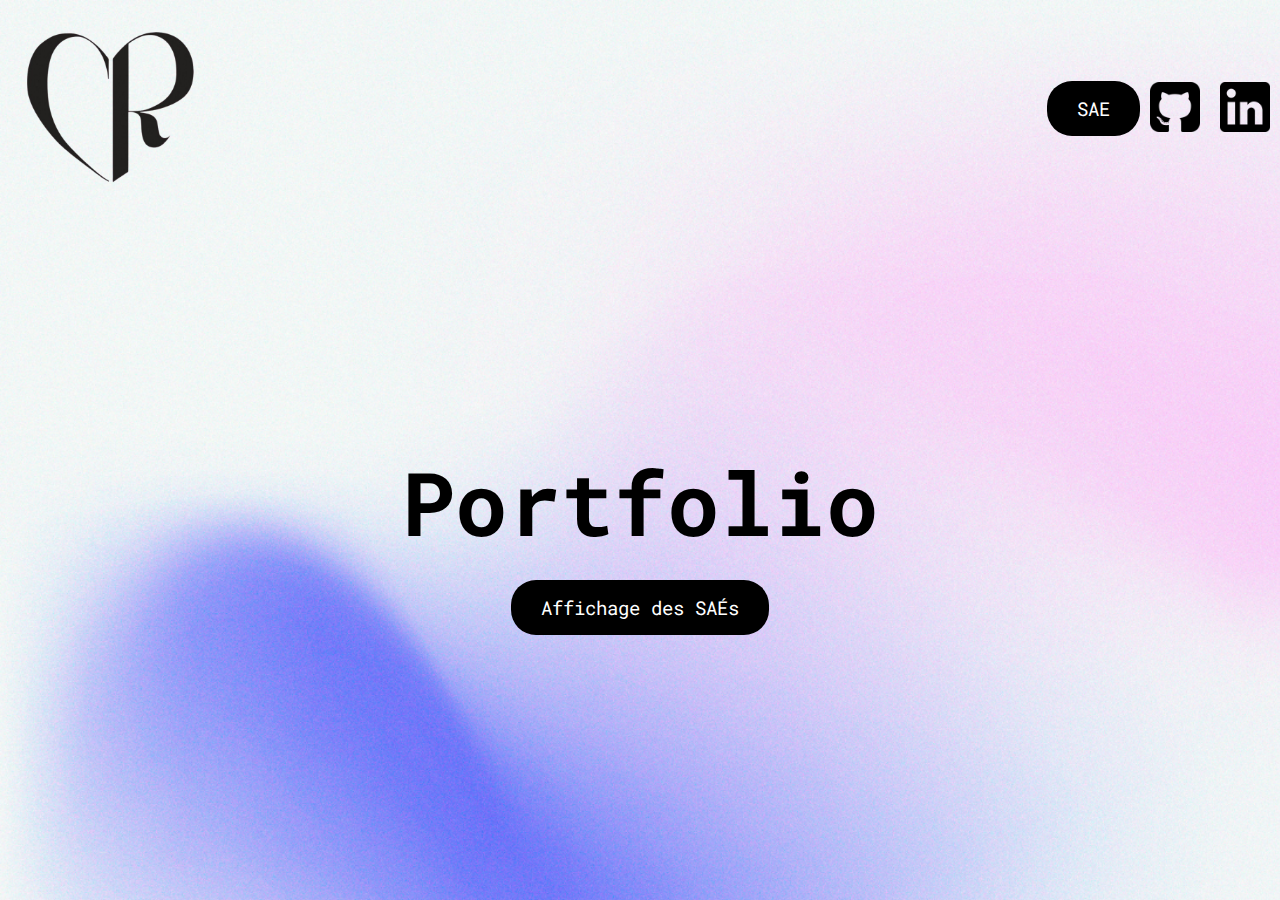
<file: index.html>
<!DOCTYPE html>
<html lang="fr">
<head>
    <meta charset="UTF-8">
    <meta name="viewport" content="width=device-width, initial-scale=1.0">
    <title>Accueil</title>
    <link rel="icon" href="assets/images/logoC.png">

</head>
<body>
    
</body>
</html>
<html lang="en">
    <head>
        <meta charset="UTF-8">
        <meta name="viewport" content="width=device-width, initial-scale=1.0">
        <title>Portfolio</title>
        <link rel="stylesheet" href="css/index.css">
        <link rel="stylesheet" href="css/general_style.css">
        <link rel="preconnect" href="https://fonts.googleapis.com">
        <link rel="preconnect" href="https://fonts.gstatic.com" crossorigin>
        <link href="https://fonts.googleapis.com/css2?family=Roboto+Mono:ital@1&display=swap" rel="stylesheet">
    </head>
    <body> 
     
    <header>
        <img src="assets/images/logoC.png" alt="Logo gauche" class="logo-gauche">
        <div class="header-button-container">
        <a href="acceuilsae.html" class="header-button">SAE</a>
        <a href="https://github.com/CaliRosello" target="_blank"><img src="assets/images/github.png" alt="Logo droit"></a>
        <a href="https://www.linkedin.com/in/cali-rosello-879909294/" target="_blank"><img src="assets/images/logo-linkedin.png" alt="Logo droit"></a>
        </div>

    </header>
    
    <main>
        <div class="presentation-zone">
        <div class="title-container">
            <h1 class="title">Portfolio</h1>
            <a href="acceuilsae.html" class="cta-button">Affichage des SAÉs</a>
        </div>

        </div>
    </main>

    </body>
</file>
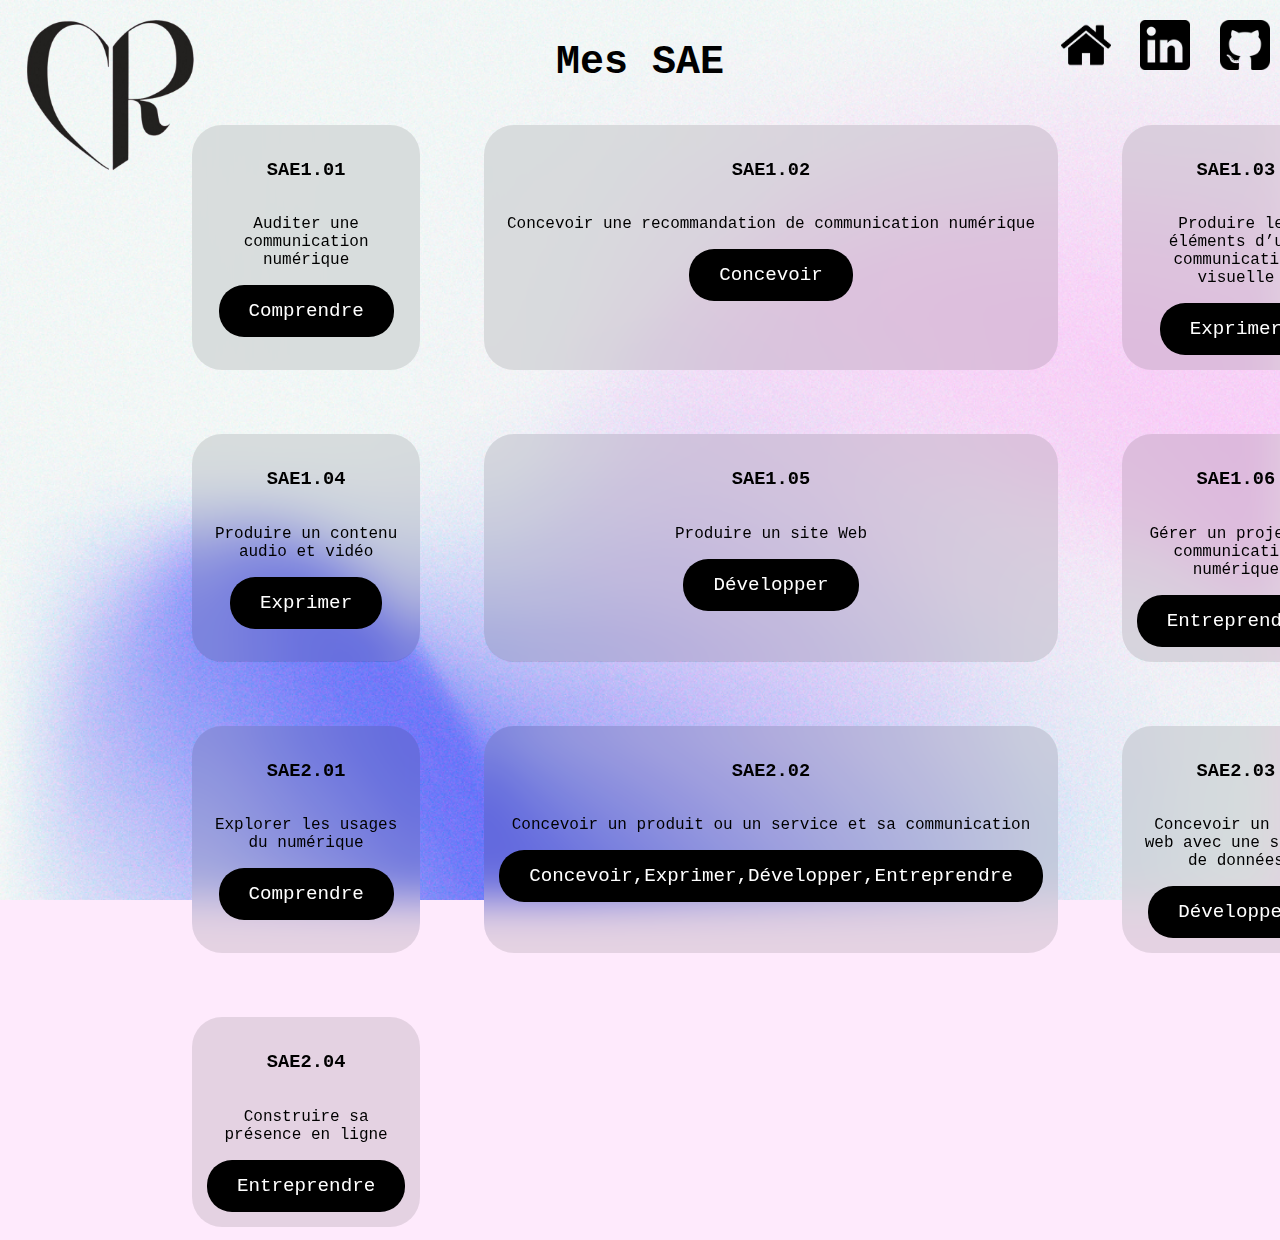
<file: acceuilsae.html>
<!DOCTYPE html>
<html lang="fr">
<head>
    <meta charset="UTF-8">
    <meta name="viewport" content="width=device-width, initial-scale=1.0">
    <title>Liste des SAEs</title>
    <link rel="stylesheet" href="css/sae.css">
    <link rel="stylesheet" href="css/index.css">
    <link rel="icon" href="assets/images/logoC.png">
</head>
<body>

    <header>
        <img src="assets/images/logoC.png" alt="Logo gauche" class="logo-gauche">
        <div>
        <a href="index.html"><img src="assets/images/home.png" alt="Retour à l'accueil"></a>
        <a href="https://www.linkedin.com/in/cali-rosello-879909294/" target="_blank"><img src="assets/images/logo-linkedin.png" alt="Logo droit"></a>
        <a href="https://github.com/CaliRosello" target="_blank"><img src="assets/images/github.png" alt="Logo droit"></a>
        </div>
    </header>

    <h3 class="portfolio-heading">Mes SAE</h3>

    <div class="projects-grid" id="saeContainer">
        <!-- Le contenu sera généré dynamiquement par JavaScript -->
    </div>
    <script src="js/data.js"></script>
    <script src="js/sae_loading.js"></script>

</body>
</html>
</file>
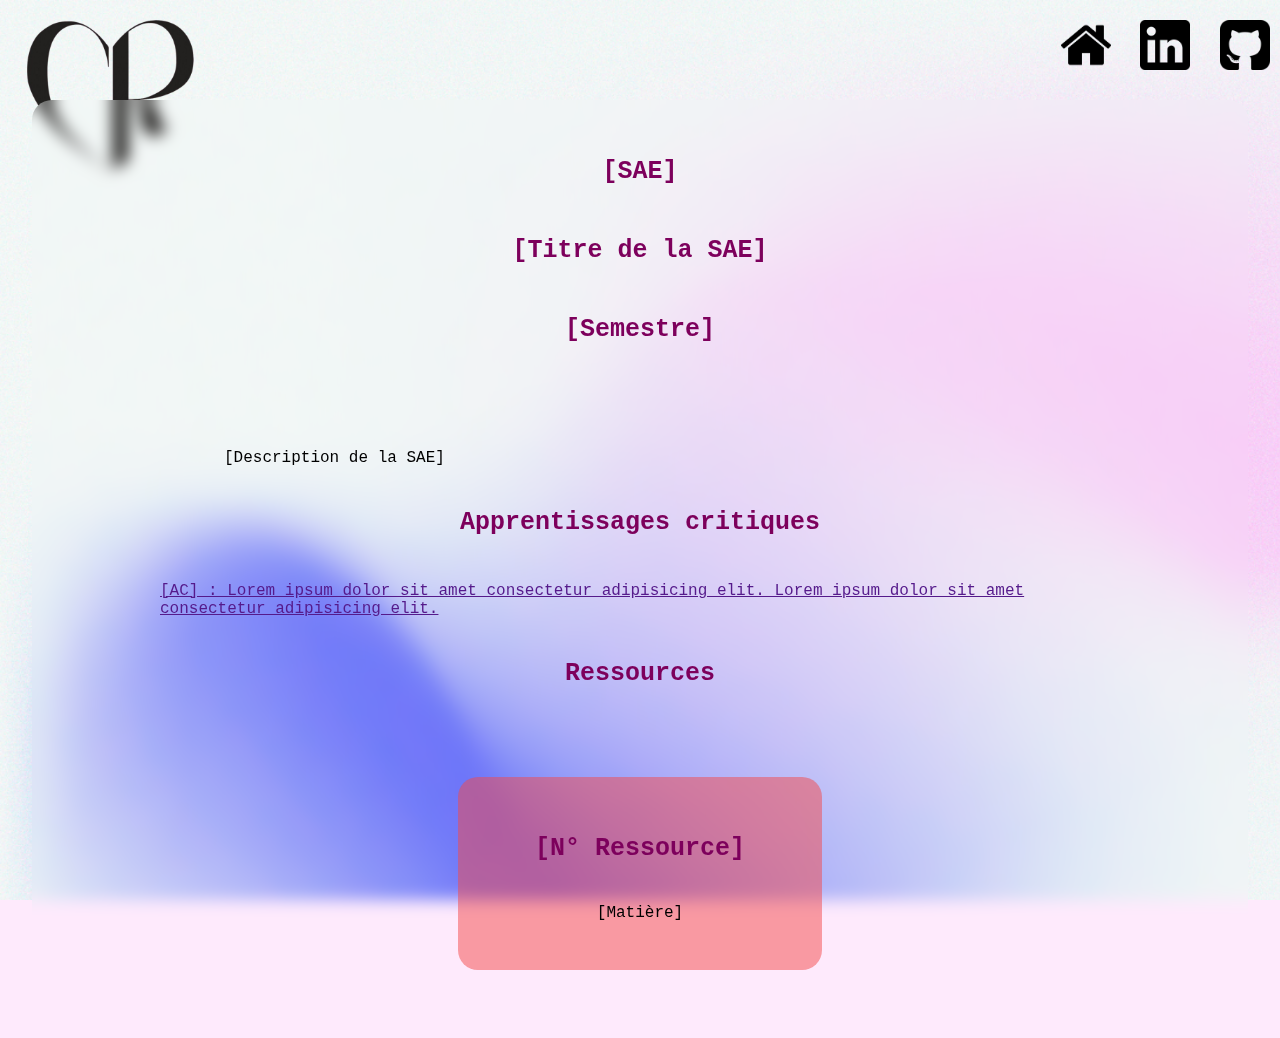
<file: sae_detail.html>
<!DOCTYPE html>
<html lang="fr">
<head>
    <meta charset="UTF-8">
    <meta name="viewport" content="width=device-width, initial-scale=1.0">
    <title>Détails SAE</title>
    <link rel="stylesheet" href="css/sae_detail.css">
    <link rel="stylesheet" href="css/index.css">
    <link rel="icon" href="assets/images/logoC.png">
</head>
<body>
        <header>
        <img src="assets/images/logoC.png" alt="Logo gauche" class="logo-gauche">
        <div>
        <a href="index.html"><img src="assets/images/home.png" alt="Retour à l'accueil"></a>
        <a href="https://www.linkedin.com/in/cali-rosello-879909294/" target="_blank"><img src="assets/images/logo-linkedin.png" alt="Logo droit"></a>
        <a href="https://github.com/CaliRosello" target="_blank"><img src="assets/images/github.png" alt="Logo droit"></a>
        </div>
         </header>

        <main class="showcase-area">
        
            <!-- ----------------
            ------- Titre -------
            ----------------- -->
            
            <div class="sae-header">
                <h3>[SAE]</h3>
                <h3>[Titre de la SAE]</h3>
                <h3>[Semestre]</h3>
            </div>
    
            <!-- ------------------------------------------------
            ------- Zone compétence et description aligné -------
            ------------------------------------------------- -->
    
            <div class="content-container">
                <div class="skills">
                    <!-- Ici je vais mettre les compétences -->
                </div>
                <div class="description">
                    <p>
                        [Description de la SAE]
                    </p>
                </div>
            </div>
    
            <div class="title">
                <h3>Apprentissages critiques</h3>
            </div>
    
            <!-- ---------------------------------
            ------- Apprentissage critique -------
            ---------------------------------- -->
    
            <div class="AC">
                <p><a href="">[AC] : Lorem ipsum dolor sit amet consectetur adipisicing elit. Lorem ipsum dolor sit amet
                        consectetur adipisicing elit.</a></p>
            </div>
    
            <div class="title">
                <h3>Ressources</h3>
            </div>
    
            <!-- Zone des ressources -->
    
            <div class="resource-container">
                <!-- Ici je vais mettre les ressources -->
                <div class="resource-card">
                    <h3>[N° Ressource]</h3>
                    <p>[Matière]</p>
                </div>
            </div>
        </main>
    <script src="js/data.js"></script>
    <script src="js/sae_detail_loading.js"></script>
</body>
</html>
</file>
<file: css/index.css>
body {
    margin: 0;
    padding: 0;
    background-image: url('../assets/images/fond.png'); 
    background-color: #FEEAFC;
    background-size: cover;
    background-attachment: fixed;
    font-family: "Roboto Mono", monospace;
    display: flex;
    flex-direction: column;
    align-items: center;
    min-height: 100vh;
}

header {
    width: 100%;
    position: absolute;
    top: 0;
    display: flex;
    justify-content: space-between;
    padding: 20px;
}

header img {
    margin-right: 10px;
    margin-left: 10px;
    width: 50px; 
    height: auto;
}

.header-button {
    background-color: black;
    color: white;
    padding: 15px 30px;
    font-size: 1.2em;
    border: none;
    border-radius: 25px;
    cursor: pointer;
    text-decoration: none;
    display: inline-block;
    
}

.header-button-container {
    display: flex;
    justify-content: center;
    align-items: center;
}

.title-container {
    text-align: center;
    display: flex;
    flex-direction: column;
    align-items: center;
}

.title {
    text-align: center;
    font-family: "Roboto Mono", monospace;
    color: black;
    font-size: 5.5em;
    margin-bottom: 20px;
}

.button-container {
    margin-top: 20px;
}

.cta-button {
    background-color: black;
    color: white;
    padding: 15px 30px;
    font-size: 1.2em;
    border: none;
    border-radius: 25px;
    cursor: pointer;
    text-decoration: none;
    display: inline-block;
}

.cta-button:hover {
    background-color: #f5b0ea;
}

.presentation {
    max-width: 800px;
    margin: 2rem auto;
    padding: 0 20px;
    text-align: center;
    line-height: 1.6;
}

.presentation p {
    font-size: 1.1rem;
    color: #333;
}

.presentation-zone {
    display: flex;
    flex-direction: column;
    align-items: center;
    margin-top: 150px;
    flex: 1;
    justify-content: center;
    align-items: center;
    min-height: 80vh;
}

.logo-gauche {
    width: 200px;

}

footer {
    width: 100%;
    margin-top: auto;
}
</file>
<file: css/general_style.css>
/* ------------- */
/* Style général */
/* ------------- */


* {
    transition: 0.3s;
}

img {
    width: 100%;
}

h1,
h2,
h3 {
    font-family: Audiowide;
    color: #99ccf1;
}

p {
    font-family: antic;
    font-size: 30px;
    color: #e83fbb;
}

a {
    text-decoration: none;
    color: #ff59f9;
}

a:hover {
    color: #ff00ff;
}

html {
    scroll-behavior: smooth;
}

/* classe pour les couleurs de span */

.magenta {
    color: #FB12FF;
}

.pink {
    color: #FD7CFF;
}

.purple {
    color: #9A47FF;
}

/* --------------------
----Style du header----
-------------------- */

header {
    padding: 32px 0px;
    display: flex;
    align-items: center;
    gap: 64px;
}

.logo-header {
    width: 6%;
    margin-left: 5%;
}

.name-header {
    font-size: 40px;
}

.link-to-left {
    margin-left: auto;
}

.link-margin {
    margin-right: 5%;
}

.link-header {
    font-size: 16px;
}

.link-header>h2:hover {
    color: magenta;
}

/* --------------------
----Style du footer----
-------------------- */

footer {
    display: grid;
    grid-template-columns: 1fr 1fr 1fr;
    width: 100%;
    
    
}

.copyright {
    display: flex;
    flex-direction: column;
    align-items: center;
    justify-content: flex-end;
    text-align: center;
}

.copyright>p {
    margin: 0px;
    font-size: 16px;
    
}

.footer-right {
    display: flex;
    gap: 33px;
    justify-content: flex-end;
    align-items: flex-end;
    margin-right: 32px;
}

.logo-footer {
    width: 15%;
    display: flex;
    align-items: center;
}

.footer-link {
    display: flex;
    flex-direction: column;
    gap: 32px;
}

.footer-link>a {
    color: #f761bb;
    font-family: Antic;
}

.footer-link>a:hover {
    color: #ff00ff;
}

.git-logo {
    width: 32px;
}

.link-social-media {
    display: flex;
    gap: 16px;
}

.footer-left>p {
    font-size: 16px;
    margin-top: 0px;
    margin-bottom: 8px;
}

.footer-left {
    display: flex;
    flex-direction: column;
    justify-content: flex-end;
    margin-left: 32px;
}

.footer-zone {
    margin-bottom: 32px;
    margin-top: 128px;
}
</file>
<file: css/sae.css>
/* Position du gros titre au centre */

.portfolio-heading {
    font-size: 40px;
    display: flex;
    justify-content: center;

}




/* Style de la div contenant toute les div sae*/

.projects-grid {
    display: grid;
    grid-template-columns: repeat(3, 1fr);
    gap: 64px;
    width: 70%;
    margin: 0 auto;

}


/* Div pour la couleur de fond des sae car sinon bug de stretch */

.project-card {
    background: rgb(0, 0, 0, 0.1);
    border-radius: 30px;
    backdrop-filter: blur(20px);
}


/* Style contenu des div sae */

.project-content {
    display: flex;
    flex-direction: column;
    align-items: center;
    flex: 1;
    padding: 15px;
}

.project-content > p {
    text-align: center;
}

.project-card:hover {
    transform: scale(1.1);
}

.skills-tag {
    background-color: black;
    color: white;
    padding: 15px 30px;
    font-size: 1.2em;
    border: none;
    border-radius: 25px;
    cursor: pointer;
    text-decoration: none;
    display: inline-block;
    text-align: center;
}

.skills-tag:hover {
    background-color: #f5b0ea;
}
</file>
<file: css/sae_detail.css>
.showcase-area {
    padding: 32px 128px;
    border-radius: 20px;
    margin: 32px;
    backdrop-filter: blur(8px);
    margin-top: 100px;
}

h3 {
    font-size: 25px;
}

.title {
    display: flex;
    justify-content: center;
}



.sae-header {
    display: flex;
    flex-direction: column;
    align-items: center;
}


.content-container {
    display: flex;
    align-items: center;
    gap: 64px;
    margin-top: 64px;
}

.skills {
    display: flex;
    flex-direction: column;
    gap: 16px;
}

.skills>div {
    background: #FFF;
    border-radius: 15px;
    padding: 8px 32px;
    font-size: 20px;
    font-weight: bolder;
    display: flex;
    justify-content: center;
}

h3 {
    color: #7D005C;
}

.resource-container {
    margin-top: 64px;
    display: flex;
    flex-wrap: wrap;
    gap: 64px;
    justify-content: center;
    align-items: stretch;
}

.resource-card {
    display: flex;
    flex-direction: column;
    background: rgb(244 72 72 / 50%);
    padding: 32px;
    border-radius: 20px;
    width: 300px;
    text-align: center;
    align-items: center;
}

.resource-card:hover{
    transform: scale(1.1);
}

.learning-link {
    color: #333;
    text-decoration: none;
    padding: 5px 10px;
    border-bottom: 2px solid transparent;
    transition: border-color 0.3s ease;
}

.learning-link:hover {
    border-bottom-color: #f04bff;
    color: #4281f5;
    opacity: 0.8;
}
</file>
